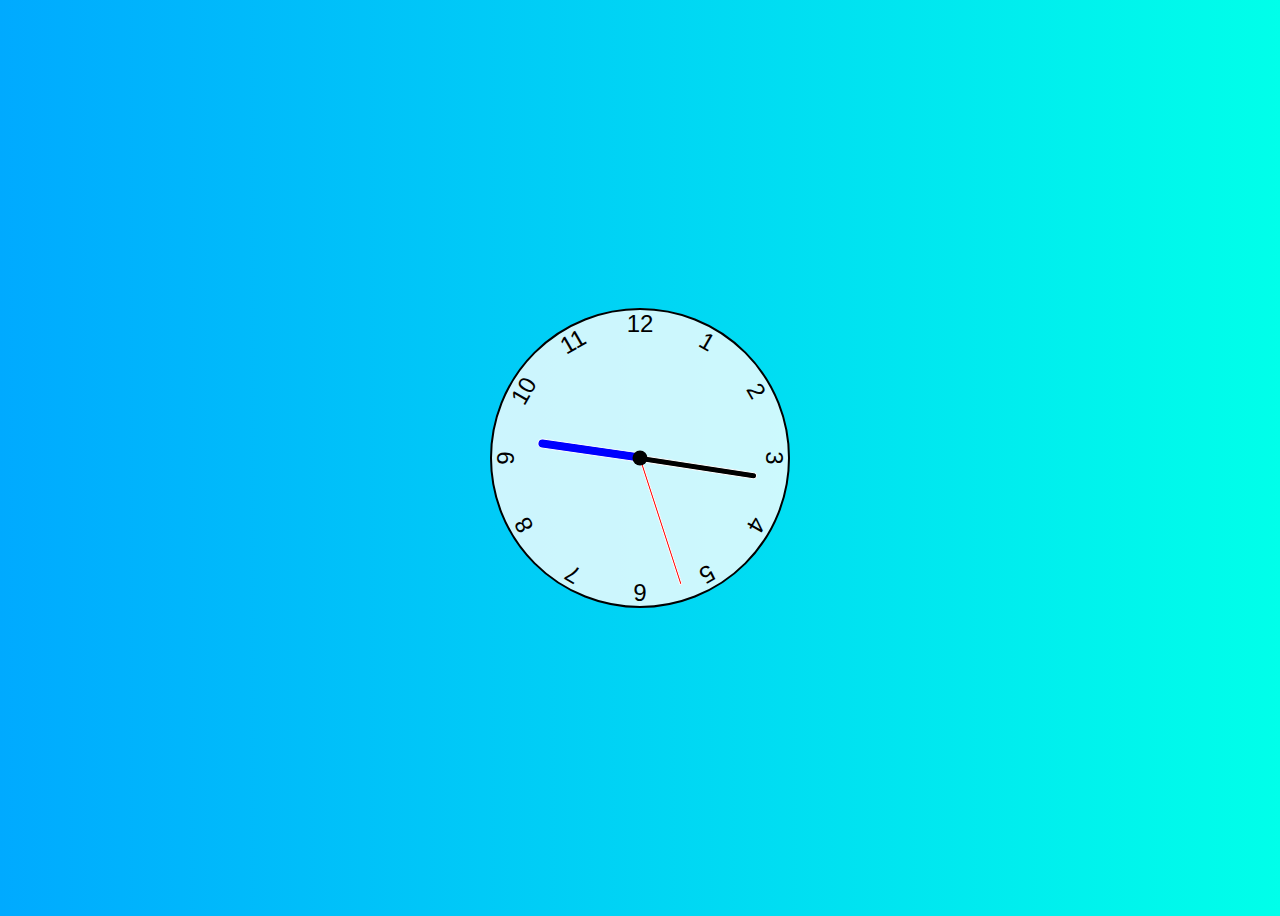
<file: index.html>
<!DOCTYPE html>
<html lang="en">

<head>
    <meta charset="UTF-8">
    <meta http-equiv="X-UA-Compatible" content="IE=edge">
    <meta name="viewport" content="width=device-width, initial-scale=1.0">
    <title>Clock</title>
    <link rel="stylesheet" href="style.css">
    <script src="script.js" defer></script>
</head>

<body>
    <div class="clock">
        <div class="hand hour" data-hour-hand></div>
        <div class="hand minute" data-minute-hand></div>
        <div class="hand second" data-second-hand></div>
        <div class="number number1">1</div>
        <div class="number number2">2</div>
        <div class="number number3">3</div>
        <div class="number number4">4</div>
        <div class="number number5">5</div>
        <div class="number number6">6</div>
        <div class="number number7">7</div>
        <div class="number number8">8</div>
        <div class="number number9">9</div>
        <div class="number number10">10</div>
        <div class="number number11">11</div>
        <div class="number number12">12</div>
    </div>
</body>

</html>
</file>
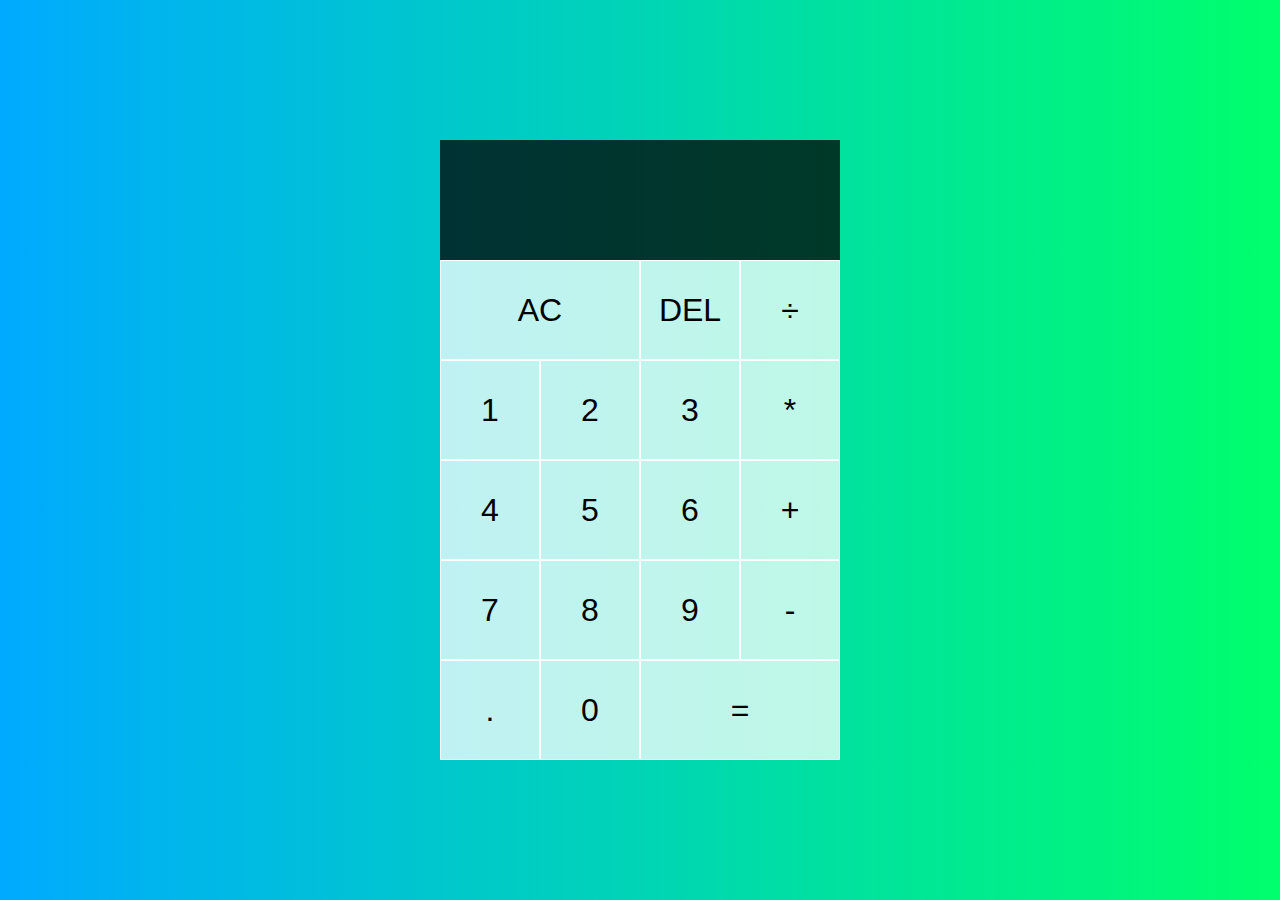
<file: calculator/index.html>
<!DOCTYPE html>
<html lang="en">
<head>
    <meta charset="UTF-8">
    <meta http-equiv="X-UA-Compatible" content="IE=edge">
    <meta name="viewport" content="width=device-width, initial-scale=1.0">
    <title>Calculator</title>
    <link rel="stylesheet" href="style.css">
    <script src="script.js" defer></script>
</head>
<body>

    <div class="calculator-grid">
        <div class="output">
            <div data-previous-operand class="previous-operand"></div>
            <div data-current-operand class="current-operand"></div>
        </div>
        <button data-all-clear class="span-two">AC</button>
        <button data-delete>DEL</button>
        <button data-operation>÷</button>
        <button data-number>1</button>
        <button data-number>2</button>
        <button data-number>3</button>
        <button data-operation>*</button>
        <button data-number>4</button>
        <button data-number>5</button>
        <button data-number>6</button>
        <button data-operation>+</button>
        <button data-number>7</button>
        <button data-number>8</button>
        <button data-number>9</button>
        <button data-operation>-</button>
        <button data-number>.</button>
        <button data-number>0</button>
        <button data-equals class="span-two">=</button>
    </div>
</body>
</html>
</file>
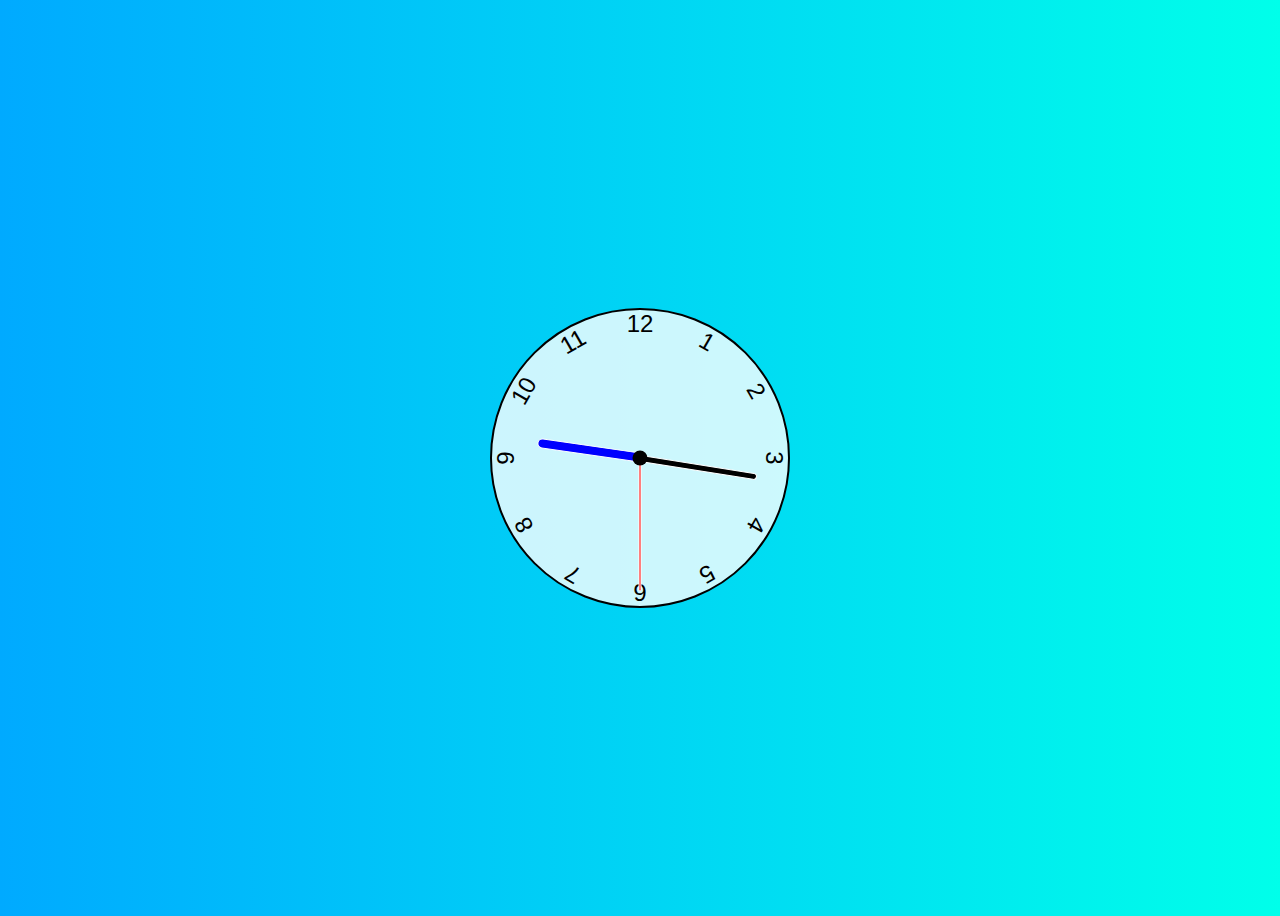
<file: Clock/index.html>
<!DOCTYPE html>
<html lang="en">

<head>
    <meta charset="UTF-8">
    <meta http-equiv="X-UA-Compatible" content="IE=edge">
    <meta name="viewport" content="width=device-width, initial-scale=1.0">
    <title>Clock</title>
    <link rel="stylesheet" href="style.css">
    <script src="script.js" defer></script>
</head>

<body>
    <div class="clock">
        <div class="hand hour" data-hour-hand></div>
        <div class="hand minute" data-minute-hand></div>
        <div class="hand second" data-second-hand></div>
        <div class="number number1">1</div>
        <div class="number number2">2</div>
        <div class="number number3">3</div>
        <div class="number number4">4</div>
        <div class="number number5">5</div>
        <div class="number number6">6</div>
        <div class="number number7">7</div>
        <div class="number number8">8</div>
        <div class="number number9">9</div>
        <div class="number number10">10</div>
        <div class="number number11">11</div>
        <div class="number number12">12</div>
    </div>
</body>

</html>
</file>
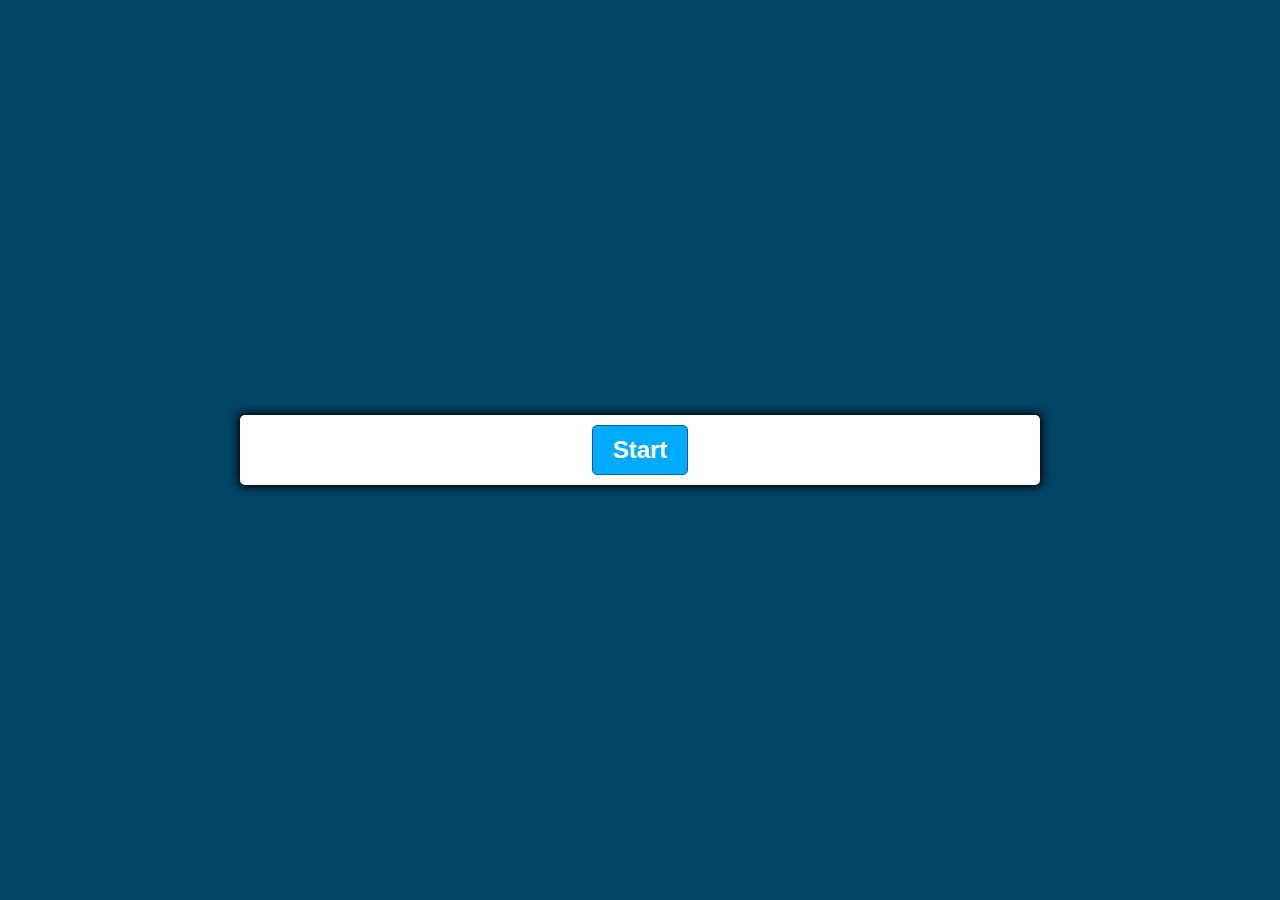
<file: Quiz-app/index.html>
<!DOCTYPE html>
<html lang="en">
<head>
    <meta charset="UTF-8">
    <meta http-equiv="X-UA-Compatible" content="IE=edge">
    <meta name="viewport" content="width=device-width, initial-scale=1.0">
    <title>Quiz-App</title>
    <link rel="stylesheet" href="style.css">
    <script src="script.js" defer></script>
</head>
<body >
    
    <div class="container">
        <div id="question-container" class="hide">
            <div id="question">Question</div>
            <div id="answer-buttons" class="btn-grid">
                <button class="btn">Answer 1</button>
                <button class="btn">Answer 2</button>
                <button class="btn">Answer 3</button>
                <button class="btn">Answer 4</button>
            </div>
        </div>
        <div class="controls">
            <button id="start-btn" class="start-btn btn">Start</button>
            <button id="next-btn" class="next-btn btn hide"> Next</button>
        </div>
    </div>
</body>
</html>
</file>
<file: style.css>
*, *::after, *::before {
    box-sizing: border-box;
    font-family: 'Franklin Gothic Medium', 'Arial Narrow', Arial, sans-serif;
}

body {
    background: linear-gradient(to right, hsl(200, 100%, 50%), hsl(175, 100%, 50%));
    display: flex;
    justify-content: center;
    align-items: center;
    min-height: 100vh;
    overflow: hidden;
}

.clock {
    width: 300px;
    height: 300px;
    background-color: rgba(255, 255, 255, .8);
    border-radius: 50%;
    border: 2px solid black;
    position: relative;
}

.clock .number {
    --rotation : 0;
    position: absolute;
    width: 100%;
    height: 100%;
    text-align: center;
    transform: rotate(var(--rotation));
    font-size: 1.5rem;
}

.clock .number1 {--rotation: 30deg; }
.clock .number2 {--rotation: 60deg; }
.clock .number3 {--rotation: 90deg; }
.clock .number4 {--rotation: 120deg; }
.clock .number5 {--rotation: 150deg; }
.clock .number6 {--rotation: 180deg; }
.clock .number7 {--rotation: 210deg; }
.clock .number8 {--rotation: 240deg; }
.clock .number9 {--rotation: 270deg; }
.clock .number10 {--rotation: 300deg; }
.clock .number11 {--rotation: 330deg; }


.clock .hand {
    --rotation: 0;
    position: absolute;
    bottom: 50%;
    left: 50%;
    background-color: black;
    border: 1px solid white;
    border-top-left-radius: 10px;
    border-top-right-radius: 10px;
    transform-origin: bottom;
    z-index: 10;
    transform: translateX(-50%) rotate(calc(var(--rotation)* 1deg));
}

.clock::after {
    content: '';
    position: absolute;
    background-color: black;
    z-index: 11;
    width: 15px;
    height: 15px;
    top: 50%;
    left: 50%;
    transform: translate(-50%, -50%);
    border-radius: 50%;
}

.clock .hand.second {
    width: 3px;
    height: 45%;
    background-color: red;
}
.clock .hand.minute {
    width: 7px;
    height: 40%;
    background-color: black;
}
.clock .hand.hour {
    width: 10px;
    height: 35%;
    background-color: blue;
}
</file>
<file: calculator/style.css>
*, *::before, *::after {
    box-sizing: border-box;
    font-family: 'Franklin Gothic Medium', 'Arial Narrow', Arial, sans-serif;
    font-weight: normal;
}

body{
    padding: 0;
    margin: 0;
    background: linear-gradient(to right,#00AAFF, #00FF6C);

}
.calculator-grid{
    display: grid;
    justify-content: center;
    align-content: center;
    min-height: 100vh;
    grid-template-columns: repeat(4, 100px);
    grid-template-rows: minmax(120px,auto) repeat(5, 100px);
}

.calculator-grid > button {
    cursor: pointer;
    font-size: 2rem;
    border: 1px solid #ffffff;
    outline: none;
    background-color: rgba(255, 255, 255, .75);
}
.calculator-grid >button:hover {
    background-color: rgba(255, 255, 255, .9);
}
.span-two{
    grid-column: span 2;
}

.output{
    grid-column: 1 / -1;
    background-color: rgba(0, 0, 0,.75);
    display: flex;
    align-items:flex-end ;
    justify-content: space-around;
    flex-direction: column;
    padding: 10px;
    word-wrap: break-word;
    word-break: break-all;

}

.output .previous-operand{
    color: rgba(255, 255, 255, .75);
    font-size: 1.5rem;
}
.output .current-operand{
    color: white;
    font-size: 2.5rem;
}
</file>
<file: Clock/style.css>
*, *::after, *::before {
    box-sizing: border-box;
    font-family: 'Franklin Gothic Medium', 'Arial Narrow', Arial, sans-serif;
}

body {
    background: linear-gradient(to right, hsl(200, 100%, 50%), hsl(175, 100%, 50%));
    display: flex;
    justify-content: center;
    align-items: center;
    min-height: 100vh;
    overflow: hidden;
}

.clock {
    width: 300px;
    height: 300px;
    background-color: rgba(255, 255, 255, .8);
    border-radius: 50%;
    border: 2px solid black;
    position: relative;
}

.clock .number {
    --rotation : 0;
    position: absolute;
    width: 100%;
    height: 100%;
    text-align: center;
    transform: rotate(var(--rotation));
    font-size: 1.5rem;
}

.clock .number1 {--rotation: 30deg; }
.clock .number2 {--rotation: 60deg; }
.clock .number3 {--rotation: 90deg; }
.clock .number4 {--rotation: 120deg; }
.clock .number5 {--rotation: 150deg; }
.clock .number6 {--rotation: 180deg; }
.clock .number7 {--rotation: 210deg; }
.clock .number8 {--rotation: 240deg; }
.clock .number9 {--rotation: 270deg; }
.clock .number10 {--rotation: 300deg; }
.clock .number11 {--rotation: 330deg; }


.clock .hand {
    --rotation: 0;
    position: absolute;
    bottom: 50%;
    left: 50%;
    background-color: black;
    border: 1px solid white;
    border-top-left-radius: 10px;
    border-top-right-radius: 10px;
    transform-origin: bottom;
    z-index: 10;
    transform: translateX(-50%) rotate(calc(var(--rotation)* 1deg));
}

.clock::after {
    content: '';
    position: absolute;
    background-color: black;
    z-index: 11;
    width: 15px;
    height: 15px;
    top: 50%;
    left: 50%;
    transform: translate(-50%, -50%);
    border-radius: 50%;
}

.clock .hand.second {
    width: 3px;
    height: 45%;
    background-color: red;
}
.clock .hand.minute {
    width: 7px;
    height: 40%;
    background-color: black;
}
.clock .hand.hour {
    width: 10px;
    height: 35%;
    background-color: blue;
}
</file>
<file: Quiz-app/style.css>
*, *::before, *::after {
    box-sizing: border-box;
    font-family: Verdana, Geneva, Tahoma, sans-serif;
}

:root {
    --hue-neutral : 200;
    --hue-wrong : 0;
    --hue-correct : 145;
}

body {
    --hue: var(--hue-neutral);
    padding: 0;
    margin: 0;
    display: flex;
    justify-content: center;
    align-items: center;
    height: 100vh;
    width: 100vw;
    background-color: hsl(var(--hue), 100%, 20%);
}

body.correct {
    --hue: var(--hue-correct);
}

body.wrong {
    --hue: var(--hue-wrong);
}

.container {
    width: 800px;
    max-width: 80%;
    background-color: white;
    border-radius: 5px;
    padding: 10px;
    box-shadow: 0 0 10px 2px;
}

.btn-grid {
    display: grid;
    grid-template-columns: repeat(2, auto);
    gap: 10px;
    margin: 20px 0;
    
}


.btn {
    --hue: var(--hue-neutral);
    border: 1px solid hsl(var(--hue), 100%, 30%);
    background-color: hsl(var(--hue), 100%, 50%);
    border-radius: 5px;
    padding: 5px 10px;
    color: white;
    outline: none;
}

.btn:hover {
border-color: black;
}

.btn.correct {
    --hue: var(--hue-correct);
    color: black;
    
}
.btn.wrong {
    --hue: var(--hue-wrong)
}

.start-btn, .next-btn {
    font-size: 1.5rem;
    font-weight: bold;
    padding: 10px 20px;
}

.controls {
    display: flex;
    justify-content: center;
    align-items: center;
}

.hide {
    display: none;
}
</file>
